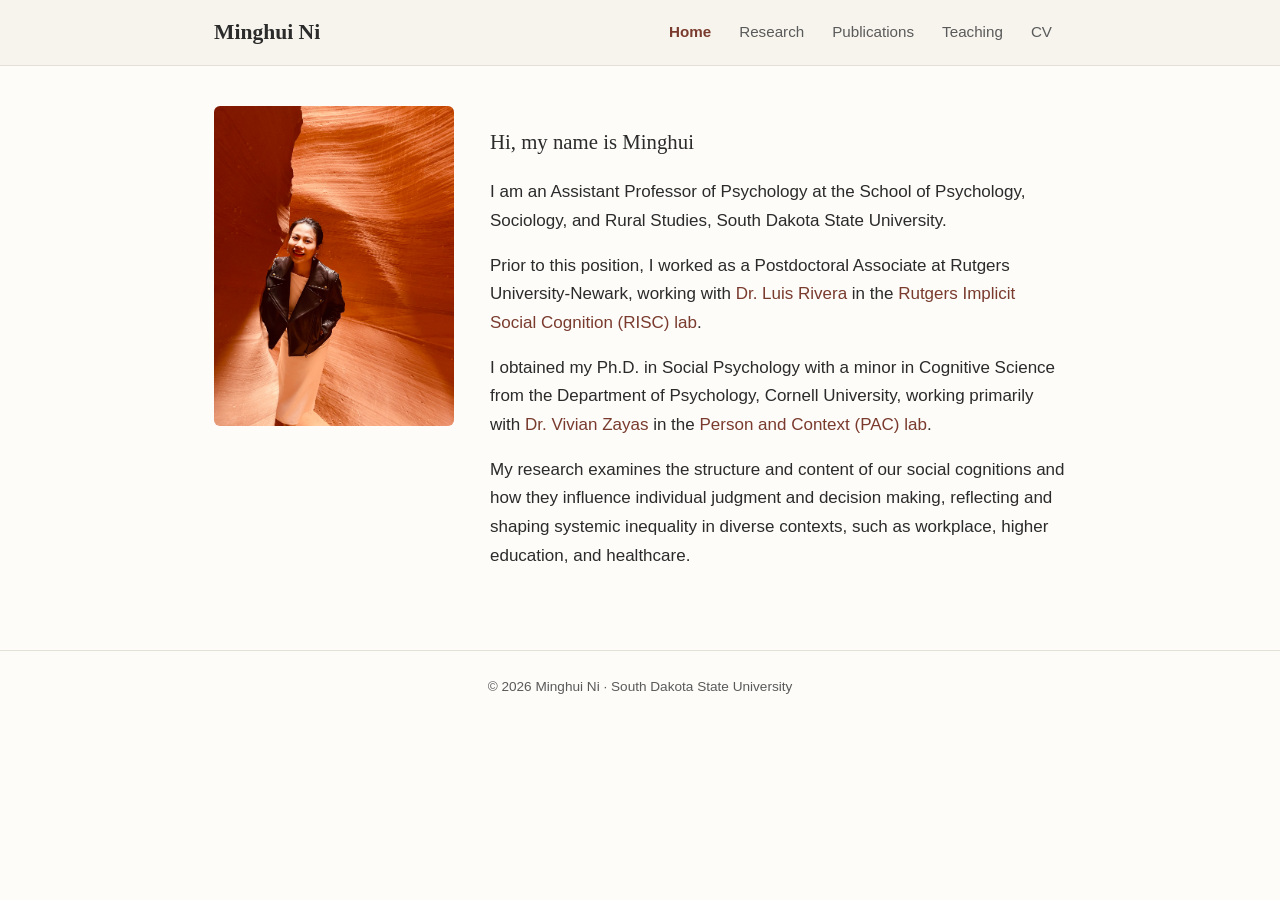
<file: index.html>
<!DOCTYPE html>
<html lang="en">
<head>
  <meta charset="UTF-8">
  <meta name="viewport" content="width=device-width, initial-scale=1.0">
  <title>Minghui Ni | Assistant Professor of Psychology, South Dakota State University</title>
  <meta name="description" content="Minghui Ni — Assistant Professor of Psychology, South Dakota State University. Research on social cognition, implicit evaluations, and systemic inequality.">
  <link rel="canonical" href="https://minghuini-sdsu.github.io/">
  <script type="application/ld+json">
  {
    "@context": "https://schema.org",
    "@type": "Person",
    "name": "Minghui Ni",
    "jobTitle": "Assistant Professor of Psychology",
    "affiliation": {
      "@type": "Organization",
      "name": "South Dakota State University",
      "url": "https://www.sdstate.edu/"
    },
    "url": "https://minghuini-sdsu.github.io/",
    "knowsAbout": ["Social Psychology", "Implicit Social Cognition", "Attitudes", "Social Identity"]
  }
  </script>
  <link rel="stylesheet" href="styles.css">
</head>
<body>
  <header class="site-header">
    <div class="nav-inner">
      <a class="site-title" href="index.html">Minghui Ni</a>
      <nav>
        <ul>
          <li><a href="index.html" class="active">Home</a></li>
          <li><a href="research.html">Research</a></li>
          <li><a href="publications.html">Publications</a></li>
          <li><a href="teaching.html">Teaching</a></li>
          <li><a href="cv.html">CV</a></li>
        </ul>
      </nav>
    </div>
  </header>

  <main>
    <div class="home-grid">
      <img class="profile-photo" src="assets/profile.jpg" alt="Minghui Ni">
      <div class="home-text">
        <p class="greeting">Hi, my name is Minghui</p>
        <p>I am an Assistant Professor of Psychology at the School of Psychology, Sociology, and Rural Studies, South Dakota State University.</p>
        <p>Prior to this position, I worked as a Postdoctoral Associate at Rutgers University-Newark, working with <a href="https://sites.rutgers.edu/risclab/dr-luis-m-rivera/">Dr. Luis Rivera</a> in the <a href="https://sites.rutgers.edu/risclab/">Rutgers Implicit Social Cognition (RISC) lab</a>.</p>
        <p>I obtained my Ph.D. in Social Psychology with a minor in Cognitive Science from the Department of Psychology, Cornell University, working primarily with <a href="http://psychology.cornell.edu/faculty">Dr. Vivian Zayas</a> in the <a href="https://blogs.cornell.edu/paclab/">Person and Context (PAC) lab</a>.</p>
        <p>My research examines the structure and content of our social cognitions and how they influence individual judgment and decision making, reflecting and shaping systemic inequality in diverse contexts, such as workplace, higher education, and healthcare.</p>
      </div>
    </div>
  </main>

  <footer class="site-footer">
    © 2026 Minghui Ni · South Dakota State University
  </footer>
</body>
</html>
</file>
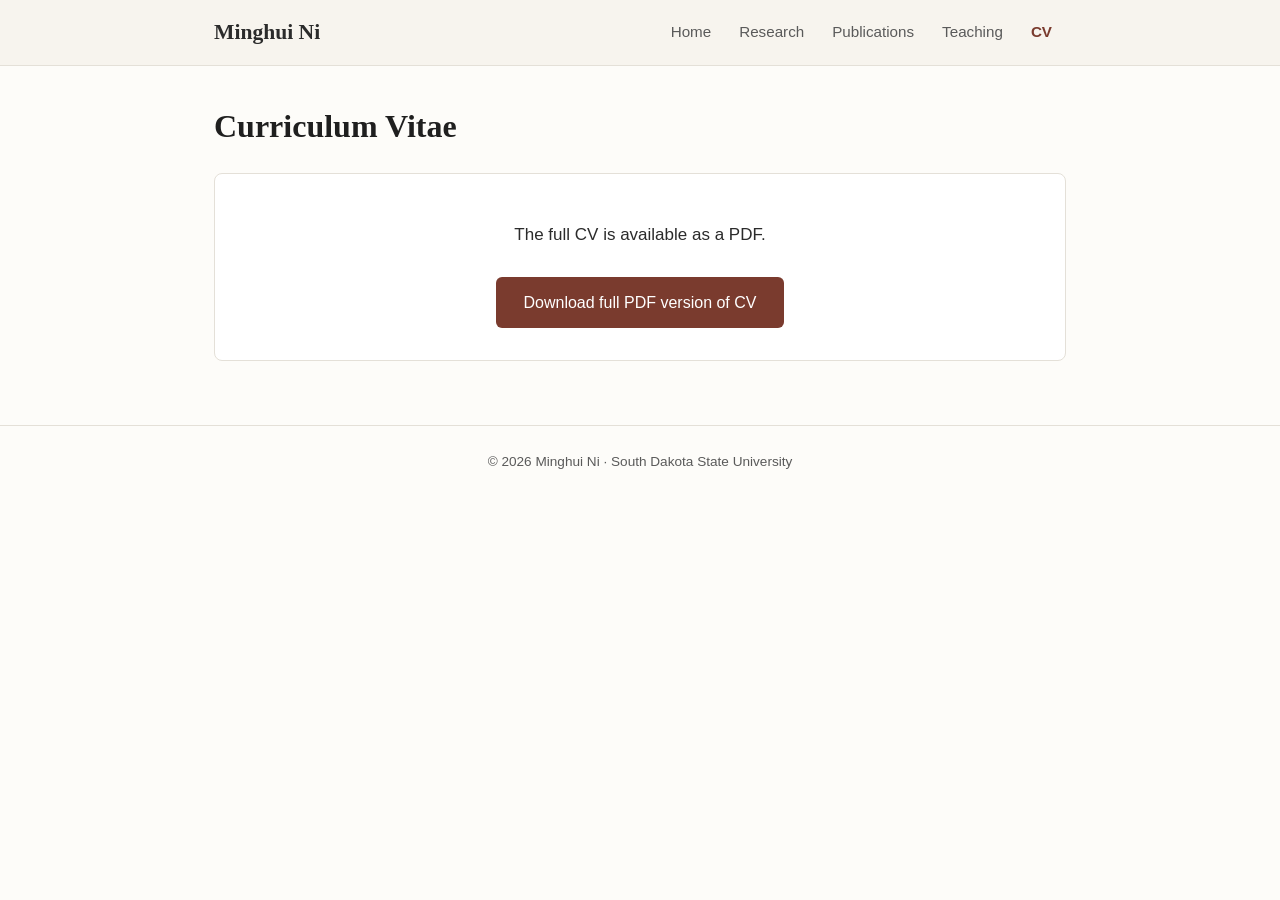
<file: cv.html>
<!DOCTYPE html>
<html lang="en">
<head>
  <meta charset="UTF-8">
  <meta name="viewport" content="width=device-width, initial-scale=1.0">
  <title>Curriculum Vitae — Minghui Ni</title>
  <meta name="description" content="Curriculum Vitae of Minghui Ni.">
  <link rel="stylesheet" href="styles.css">
</head>
<body>
  <header class="site-header">
    <div class="nav-inner">
      <a class="site-title" href="index.html">Minghui Ni</a>
      <nav>
        <ul>
          <li><a href="index.html">Home</a></li>
          <li><a href="research.html">Research</a></li>
          <li><a href="publications.html">Publications</a></li>
          <li><a href="teaching.html">Teaching</a></li>
          <li><a href="cv.html" class="active">CV</a></li>
        </ul>
      </nav>
    </div>
  </header>

  <main>
    <h1>Curriculum Vitae</h1>
    <div class="cv-box">
      <p>The full CV is available as a PDF.</p>
      <a class="btn" href="assets/cv.pdf" download>Download full PDF version of CV</a>
    </div>
  </main>

  <footer class="site-footer">
    © 2026 Minghui Ni · South Dakota State University
  </footer>
</body>
</html>
</file>
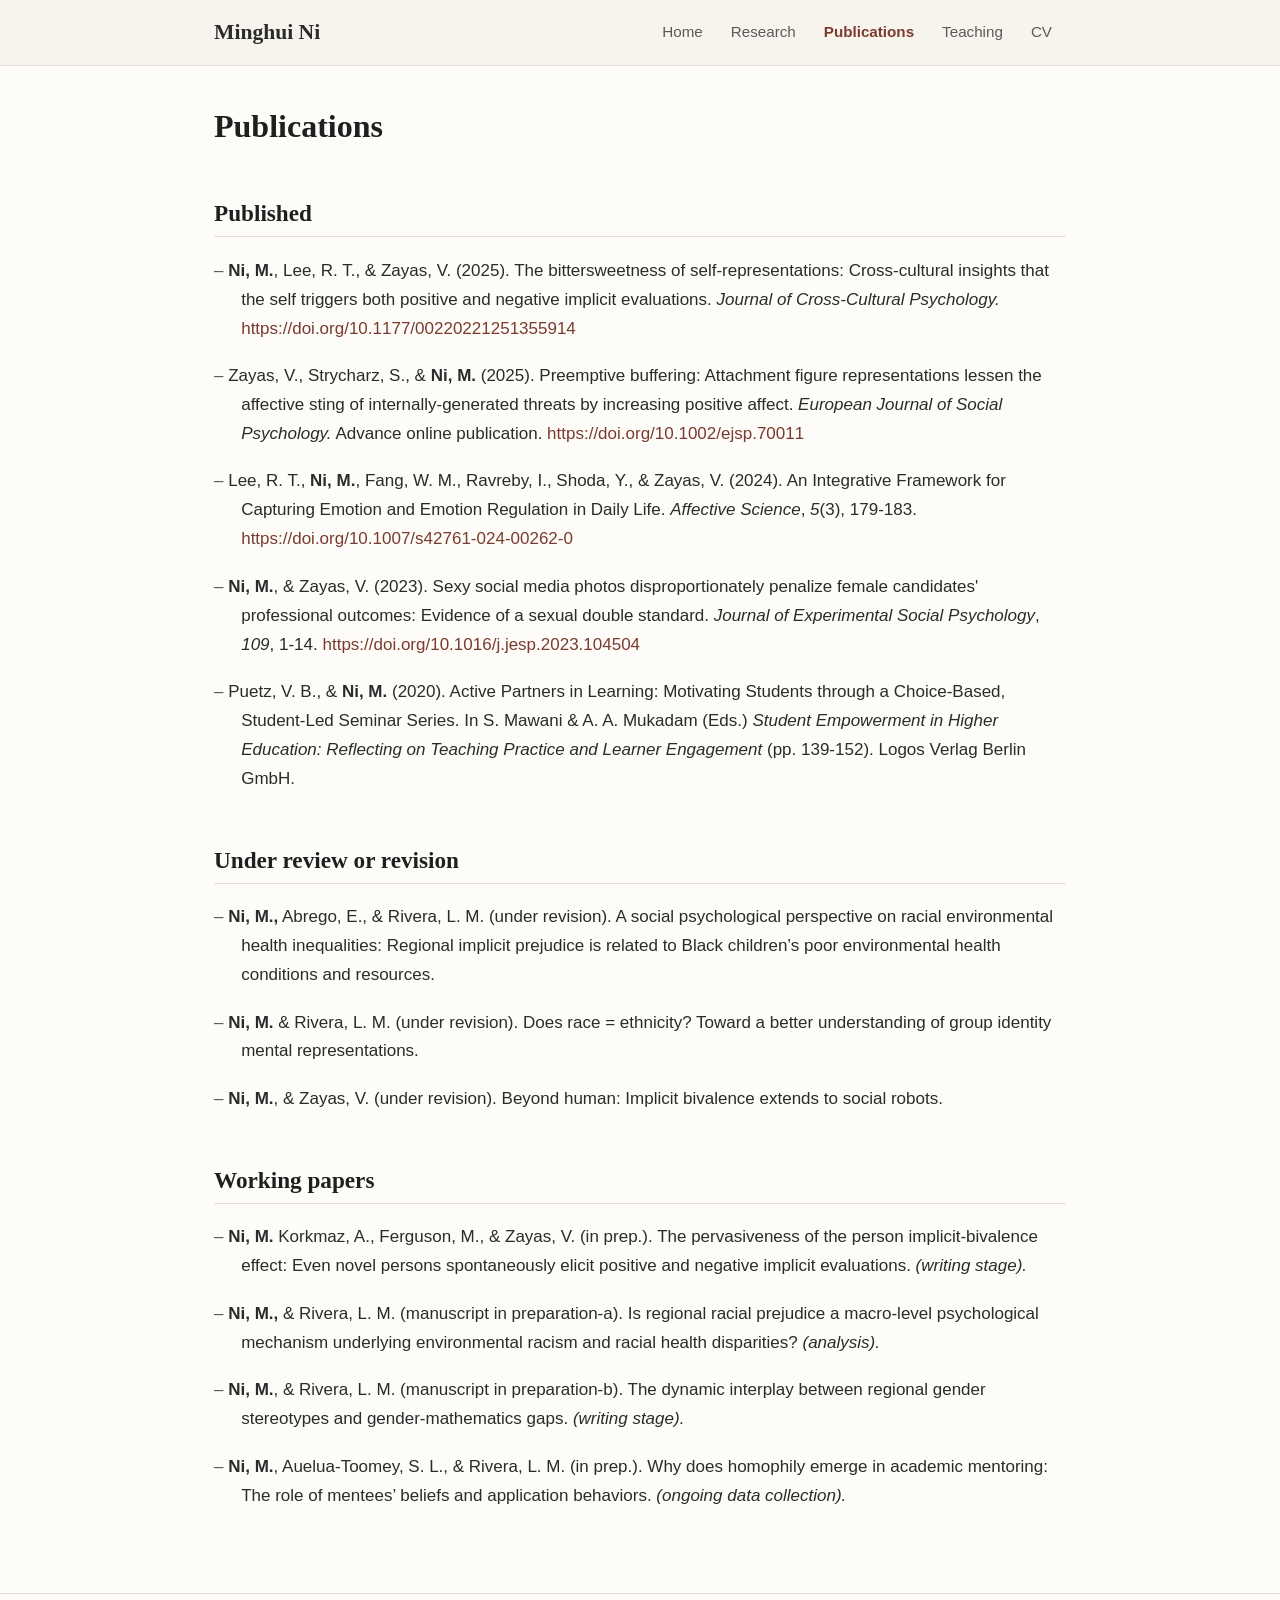
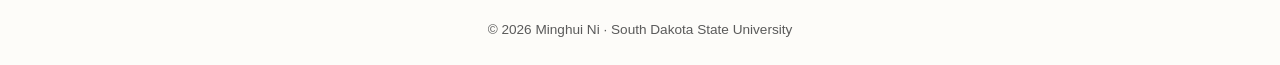
<file: publications.html>
<!DOCTYPE html>
<html lang="en">
<head>
  <meta charset="UTF-8">
  <meta name="viewport" content="width=device-width, initial-scale=1.0">
  <title>Publications — Minghui Ni</title>
  <meta name="description" content="Publications of Minghui Ni.">
  <link rel="stylesheet" href="styles.css">
</head>
<body>
  <header class="site-header">
    <div class="nav-inner">
      <a class="site-title" href="index.html">Minghui Ni</a>
      <nav>
        <ul>
          <li><a href="index.html">Home</a></li>
          <li><a href="research.html">Research</a></li>
          <li><a href="publications.html" class="active">Publications</a></li>
          <li><a href="teaching.html">Teaching</a></li>
          <li><a href="cv.html">CV</a></li>
        </ul>
      </nav>
    </div>
  </header>

  <main>
    <h1>Publications</h1>

    <h2>Published</h2>
    <ul class="pub-list">
      <li><strong>Ni, M.</strong>, Lee, R. T., &amp; Zayas, V. (2025). The bittersweetness of self-representations: Cross-cultural insights that the self triggers both positive and negative implicit evaluations. <em>Journal of Cross-Cultural Psychology.</em> <a href="https://doi.org/10.1177/00220221251355914">https://doi.org/10.1177/00220221251355914</a></li>
      <li>Zayas, V., Strycharz, S., &amp; <strong>Ni, M.</strong> (2025). Preemptive buffering: Attachment figure representations lessen the affective sting of internally-generated threats by increasing positive affect. <em>European Journal of Social Psychology.</em> Advance online publication. <a href="https://doi.org/10.1002/ejsp.70011">https://doi.org/10.1002/ejsp.70011</a></li>
      <li>Lee, R. T., <strong>Ni, M.</strong>, Fang, W. M., Ravreby, I., Shoda, Y., &amp; Zayas, V. (2024). An Integrative Framework for Capturing Emotion and Emotion Regulation in Daily Life. <em>Affective Science</em>, <em>5</em>(3), 179-183. <a href="https://doi.org/10.1007/s42761-024-00262-0">https://doi.org/10.1007/s42761-024-00262-0</a></li>
      <li><strong>Ni, M.</strong>, &amp; Zayas, V. (2023). Sexy social media photos disproportionately penalize female candidates' professional outcomes: Evidence of a sexual double standard. <em>Journal of Experimental Social Psychology</em>, <em>109</em>, 1-14. <a href="https://doi.org/10.1016/j.jesp.2023.104504">https://doi.org/10.1016/j.jesp.2023.104504</a></li>
      <li>Puetz, V. B., &amp; <strong>Ni, M.</strong> (2020). Active Partners in Learning: Motivating Students through a Choice-Based, Student-Led Seminar Series. In S. Mawani &amp; A. A. Mukadam (Eds.) <em>Student Empowerment in Higher Education: Reflecting on Teaching Practice and Learner Engagement</em> (pp. 139-152). Logos Verlag Berlin GmbH.</li>
    </ul>

    <h2>Under review or revision</h2>
    <ul class="pub-list">
      <li><strong>Ni, M.,</strong> Abrego, E., &amp; Rivera, L. M. (under revision). A social psychological perspective on racial environmental health inequalities: Regional implicit prejudice is related to Black children’s poor environmental health conditions and resources.</li>
      <li><strong>Ni, M.</strong> &amp; Rivera, L. M. (under revision). Does race = ethnicity? Toward a better understanding of group identity mental representations.</li>
      <li><strong>Ni, M.</strong>, &amp; Zayas, V. (under revision). Beyond human: Implicit bivalence extends to social robots.</li>
    </ul>

    <h2>Working papers</h2>
    <ul class="pub-list">
      <li><strong>Ni, M.</strong> Korkmaz, A., Ferguson, M., &amp; Zayas, V. (in prep.). The pervasiveness of the person implicit-bivalence effect: Even novel persons spontaneously elicit positive and negative implicit evaluations. <em>(writing stage).</em></li>
      <li><strong>Ni, M.,</strong> &amp; Rivera, L. M. (manuscript in preparation-a). Is regional racial prejudice a macro-level psychological mechanism underlying environmental racism and racial health disparities? <em>(analysis).</em></li>
      <li><strong>Ni, M.</strong>, &amp; Rivera, L. M. (manuscript in preparation-b). The dynamic interplay between regional gender stereotypes and gender-mathematics gaps. <em>(writing stage).</em></li>
      <li><strong>Ni, M.</strong>, Auelua-Toomey, S. L., &amp; Rivera, L. M. (in prep.). Why does homophily emerge in academic mentoring: The role of mentees’ beliefs and application behaviors. <em>(ongoing data collection).</em></li>
    </ul>
  </main>

  <footer class="site-footer">
    © 2026 Minghui Ni · South Dakota State University
  </footer>
</body>
</html>
</file>
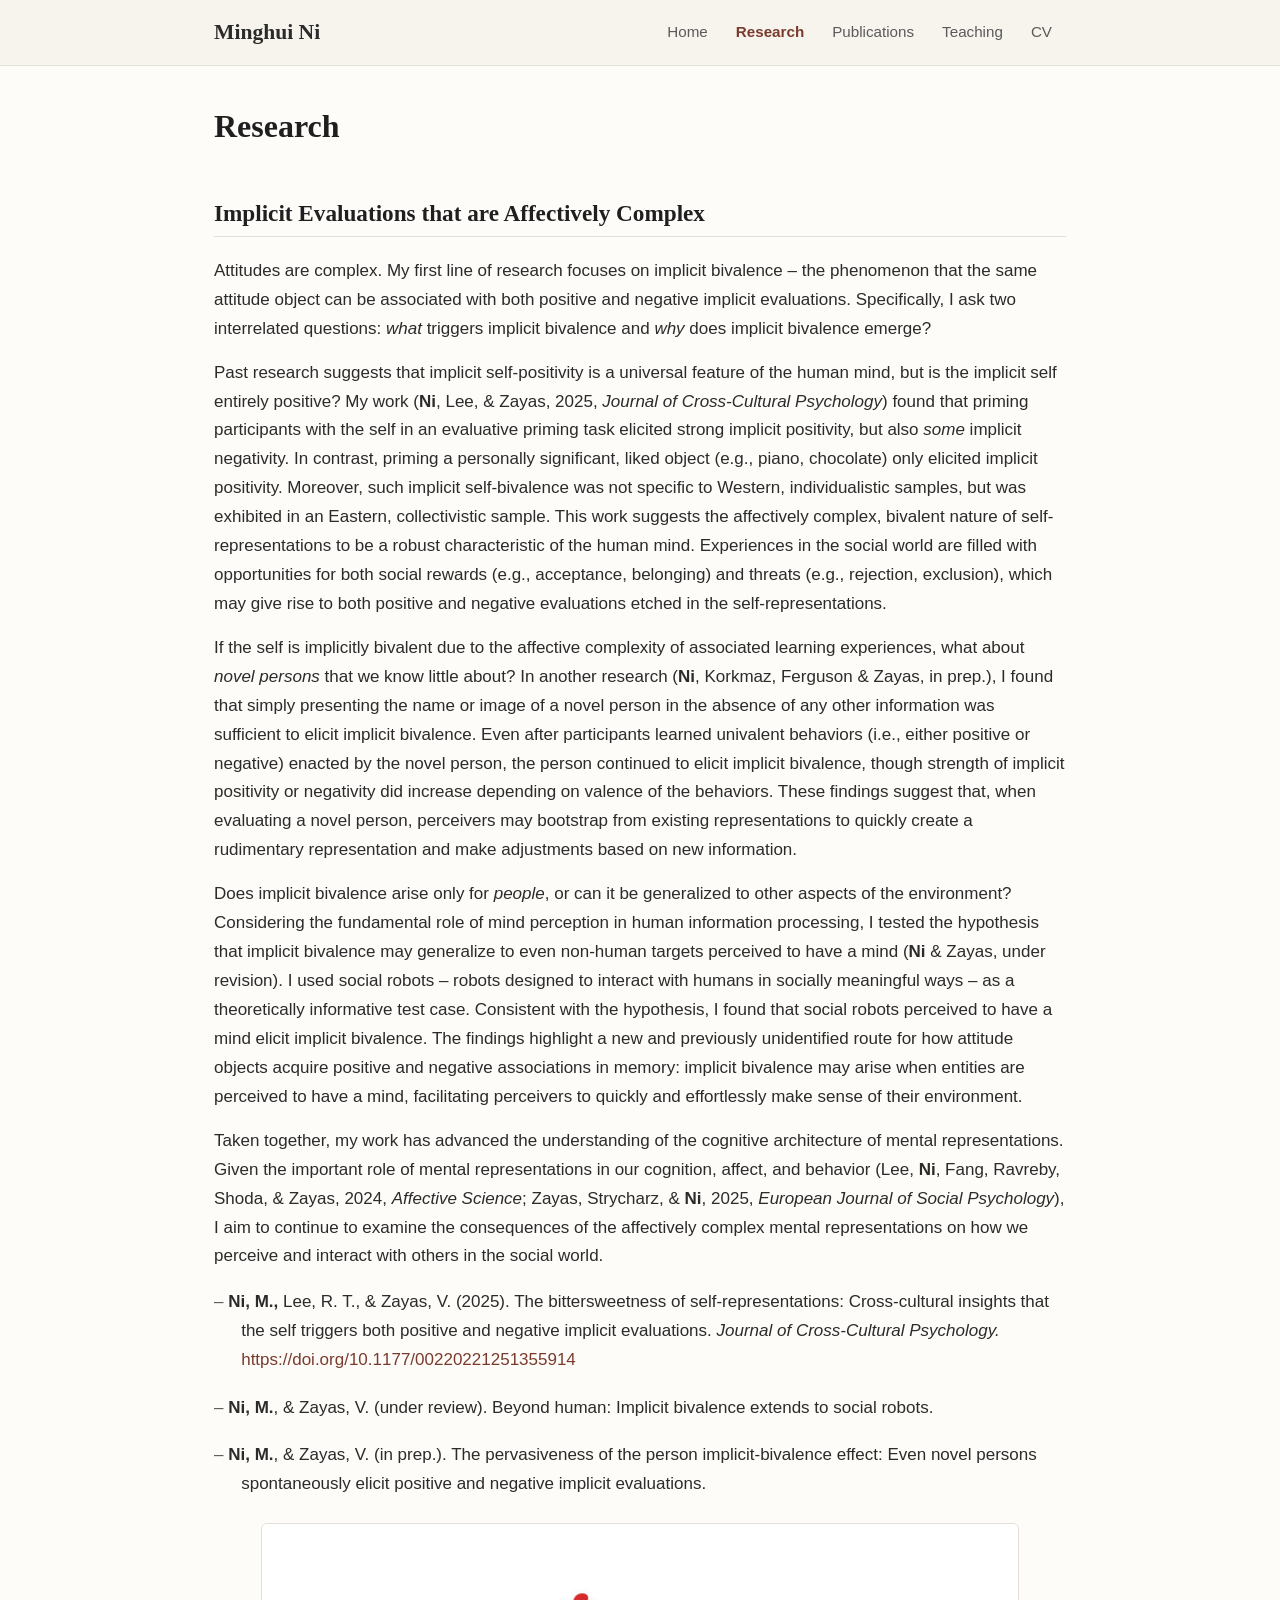
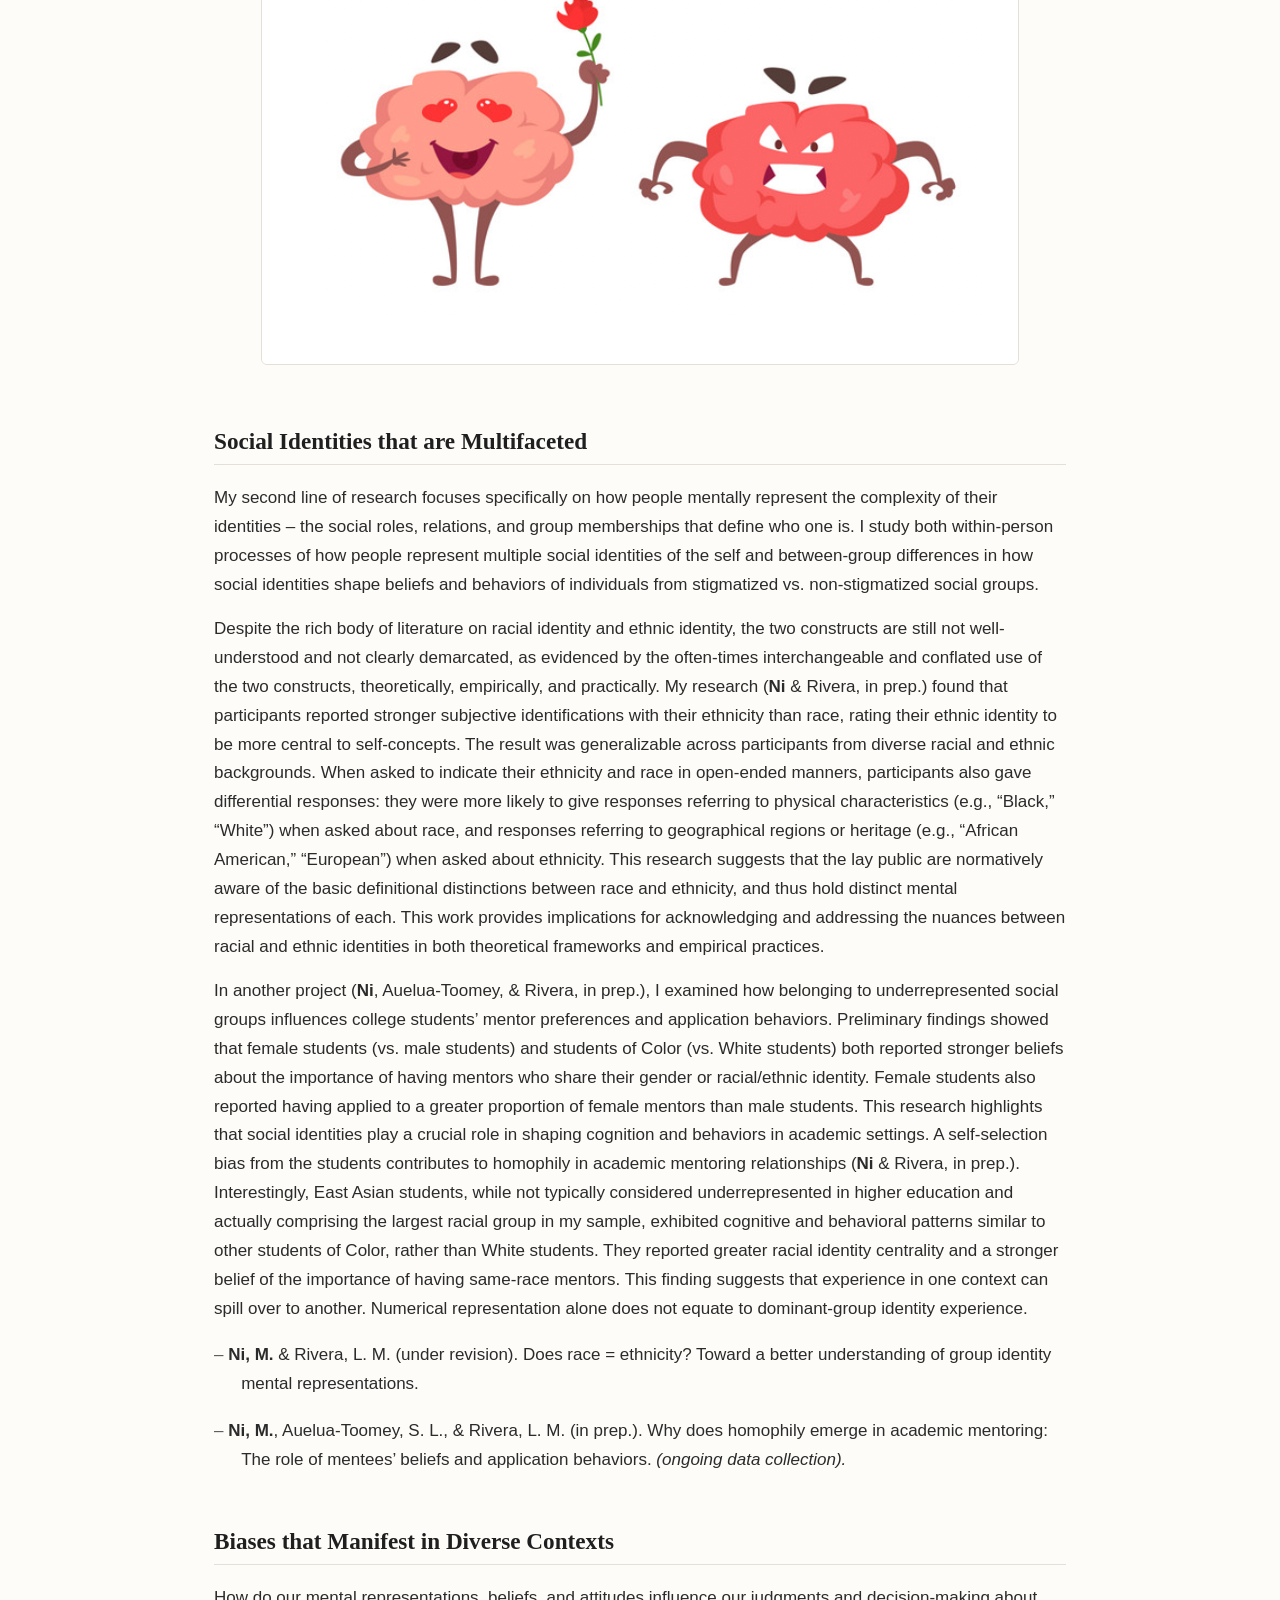
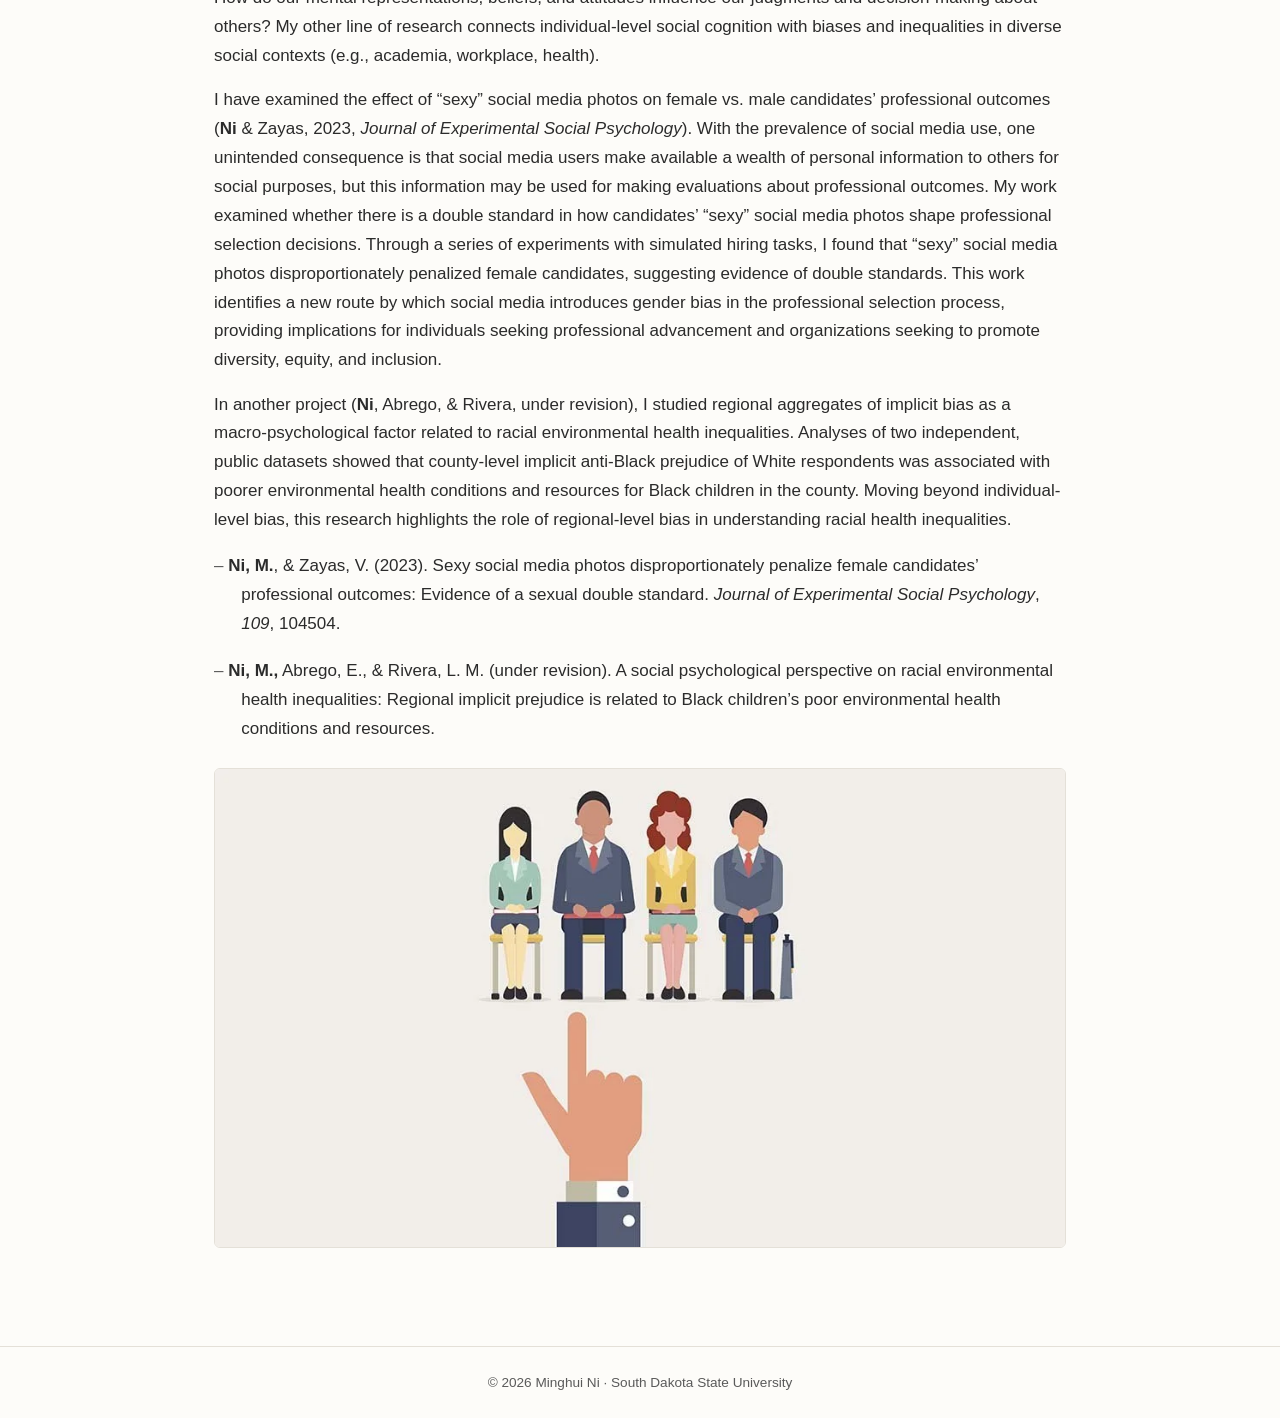
<file: research.html>
<!DOCTYPE html>
<html lang="en">
<head>
  <meta charset="UTF-8">
  <meta name="viewport" content="width=device-width, initial-scale=1.0">
  <title>Research — Minghui Ni</title>
  <meta name="description" content="Research of Minghui Ni: implicit evaluations, social identities, and biases in diverse contexts.">
  <link rel="stylesheet" href="styles.css">
</head>
<body>
  <header class="site-header">
    <div class="nav-inner">
      <a class="site-title" href="index.html">Minghui Ni</a>
      <nav>
        <ul>
          <li><a href="index.html">Home</a></li>
          <li><a href="research.html" class="active">Research</a></li>
          <li><a href="publications.html">Publications</a></li>
          <li><a href="teaching.html">Teaching</a></li>
          <li><a href="cv.html">CV</a></li>
        </ul>
      </nav>
    </div>
  </header>

  <main>
    <h1>Research</h1>

    <h2>Implicit Evaluations that are Affectively Complex</h2>
    <p>Attitudes are complex. My first line of research focuses on implicit bivalence – the phenomenon that the same attitude object can be associated with both positive and negative implicit evaluations. Specifically, I ask two interrelated questions: <em>what</em> triggers implicit bivalence and <em>why</em> does implicit bivalence emerge?</p>
    <p>Past research suggests that implicit self-positivity is a universal feature of the human mind, but is the implicit self entirely positive? My work (<strong>Ni</strong>, Lee, &amp; Zayas, 2025, <em>Journal of Cross-Cultural Psychology</em>) found that priming participants with the self in an evaluative priming task elicited strong implicit positivity, but also <em>some</em> implicit negativity. In contrast, priming a personally significant, liked object (e.g., piano, chocolate) only elicited implicit positivity. Moreover, such implicit self-bivalence was not specific to Western, individualistic samples, but was exhibited in an Eastern, collectivistic sample. This work suggests the affectively complex, bivalent nature of self-representations to be a robust characteristic of the human mind. Experiences in the social world are filled with opportunities for both social rewards (e.g., acceptance, belonging) and threats (e.g., rejection, exclusion), which may give rise to both positive and negative evaluations etched in the self-representations.</p>
    <p>If the self is implicitly bivalent due to the affective complexity of associated learning experiences, what about <em>novel persons</em> that we know little about? In another research (<strong>Ni</strong>, Korkmaz, Ferguson &amp; Zayas, in prep.), I found that simply presenting the name or image of a novel person in the absence of any other information was sufficient to elicit implicit bivalence. Even after participants learned univalent behaviors (i.e., either positive or negative) enacted by the novel person, the person continued to elicit implicit bivalence, though strength of implicit positivity or negativity did increase depending on valence of the behaviors. These findings suggest that, when evaluating a novel person, perceivers may bootstrap from existing representations to quickly create a rudimentary representation and make adjustments based on new information.</p>
    <p>Does implicit bivalence arise only for <em>people</em>, or can it be generalized to other aspects of the environment? Considering the fundamental role of mind perception in human information processing, I tested the hypothesis that implicit bivalence may generalize to even non-human targets perceived to have a mind (<strong>Ni</strong> &amp; Zayas, under revision). I used social robots – robots designed to interact with humans in socially meaningful ways – as a theoretically informative test case. Consistent with the hypothesis, I found that social robots perceived to have a mind elicit implicit bivalence. The findings highlight a new and previously unidentified route for how attitude objects acquire positive and negative associations in memory: implicit bivalence may arise when entities are perceived to have a mind, facilitating perceivers to quickly and effortlessly make sense of their environment.</p>
    <p>Taken together, my work has advanced the understanding of the cognitive architecture of mental representations. Given the important role of mental representations in our cognition, affect, and behavior (Lee, <strong>Ni</strong>, Fang, Ravreby, Shoda, &amp; Zayas, 2024, <em>Affective Science</em>; Zayas, Strycharz, &amp; <strong>Ni</strong>, 2025, <em>European Journal of Social Psychology</em>), I aim to continue to examine the consequences of the affectively complex mental representations on how we perceive and interact with others in the social world.</p>
    <ul class="pub-list">
      <li><strong>Ni, M.,</strong> Lee, R. T., &amp; Zayas, V. (2025). The bittersweetness of self-representations: Cross-cultural insights that the self triggers both positive and negative implicit evaluations. <em>Journal of Cross-Cultural Psychology.</em> <a href="https://doi.org/10.1177/00220221251355914">https://doi.org/10.1177/00220221251355914</a></li>
      <li><strong>Ni, M.</strong>, &amp; Zayas, V. (under review). Beyond human: Implicit bivalence extends to social robots.</li>
      <li><strong>Ni, M.</strong>, &amp; Zayas, V. (in prep.). The pervasiveness of the person implicit-bivalence effect: Even novel persons spontaneously elicit positive and negative implicit evaluations.</li>
    </ul>
    <div class="research-fig">
      <img src="assets/research-bivalence.png" alt="Implicit bivalence research illustration">
    </div>

    <h2>Social Identities that are Multifaceted</h2>
    <p>My second line of research focuses specifically on how people mentally represent the complexity of their identities – the social roles, relations, and group memberships that define who one is. I study both within-person processes of how people represent multiple social identities of the self and between-group differences in how social identities shape beliefs and behaviors of individuals from stigmatized vs. non-stigmatized social groups.</p>
    <p>Despite the rich body of literature on racial identity and ethnic identity, the two constructs are still not well-understood and not clearly demarcated, as evidenced by the often-times interchangeable and conflated use of the two constructs, theoretically, empirically, and practically. My research (<strong>Ni</strong> &amp; Rivera, in prep.) found that participants reported stronger subjective identifications with their ethnicity than race, rating their ethnic identity to be more central to self-concepts. The result was generalizable across participants from diverse racial and ethnic backgrounds. When asked to indicate their ethnicity and race in open-ended manners, participants also gave differential responses: they were more likely to give responses referring to physical characteristics (e.g., “Black,” “White”) when asked about race, and responses referring to geographical regions or heritage (e.g., “African American,” “European”) when asked about ethnicity. This research suggests that the lay public are normatively aware of the basic definitional distinctions between race and ethnicity, and thus hold distinct mental representations of each. This work provides implications for acknowledging and addressing the nuances between racial and ethnic identities in both theoretical frameworks and empirical practices.</p>
    <p>In another project (<strong>Ni</strong>, Auelua-Toomey, &amp; Rivera, in prep.), I examined how belonging to underrepresented social groups influences college students’ mentor preferences and application behaviors. Preliminary findings showed that female students (vs. male students) and students of Color (vs. White students) both reported stronger beliefs about the importance of having mentors who share their gender or racial/ethnic identity. Female students also reported having applied to a greater proportion of female mentors than male students. This research highlights that social identities play a crucial role in shaping cognition and behaviors in academic settings. A self-selection bias from the students contributes to homophily in academic mentoring relationships (<strong>Ni</strong> &amp; Rivera, in prep.). Interestingly, East Asian students, while not typically considered underrepresented in higher education and actually comprising the largest racial group in my sample, exhibited cognitive and behavioral patterns similar to other students of Color, rather than White students. They reported greater racial identity centrality and a stronger belief of the importance of having same-race mentors. This finding suggests that experience in one context can spill over to another. Numerical representation alone does not equate to dominant-group identity experience.</p>
    <ul class="pub-list">
      <li><strong>Ni, M.</strong> &amp; Rivera, L. M. (under revision). Does race = ethnicity? Toward a better understanding of group identity mental representations.</li>
      <li><strong>Ni, M.</strong>, Auelua-Toomey, S. L., &amp; Rivera, L. M. (in prep.). Why does homophily emerge in academic mentoring: The role of mentees’ beliefs and application behaviors. <em>(ongoing data collection).</em></li>
    </ul>

    <h2>Biases that Manifest in Diverse Contexts</h2>
    <p>How do our mental representations, beliefs, and attitudes influence our judgments and decision-making about others? My other line of research connects individual-level social cognition with biases and inequalities in diverse social contexts (e.g., academia, workplace, health).</p>
    <p>I have examined the effect of “sexy” social media photos on female vs. male candidates’ professional outcomes (<strong>Ni</strong> &amp; Zayas, 2023, <em>Journal of Experimental Social Psychology</em>). With the prevalence of social media use, one unintended consequence is that social media users make available a wealth of personal information to others for social purposes, but this information may be used for making evaluations about professional outcomes. My work examined whether there is a double standard in how candidates’ “sexy” social media photos shape professional selection decisions. Through a series of experiments with simulated hiring tasks, I found that “sexy” social media photos disproportionately penalized female candidates, suggesting evidence of double standards. This work identifies a new route by which social media introduces gender bias in the professional selection process, providing implications for individuals seeking professional advancement and organizations seeking to promote diversity, equity, and inclusion.</p>
    <p>In another project (<strong>Ni</strong>, Abrego, &amp; Rivera, under revision), I studied regional aggregates of implicit bias as a macro-psychological factor related to racial environmental health inequalities. Analyses of two independent, public datasets showed that county-level implicit anti-Black prejudice of White respondents was associated with poorer environmental health conditions and resources for Black children in the county. Moving beyond individual-level bias, this research highlights the role of regional-level bias in understanding racial health inequalities.</p>
    <ul class="pub-list">
      <li><strong>Ni, M.</strong>, &amp; Zayas, V. (2023). Sexy social media photos disproportionately penalize female candidates’ professional outcomes: Evidence of a sexual double standard. <em>Journal of Experimental Social Psychology</em>, <em>109</em>, 104504.</li>
      <li><strong>Ni, M.,</strong> Abrego, E., &amp; Rivera, L. M. (under revision). A social psychological perspective on racial environmental health inequalities: Regional implicit prejudice is related to Black children’s poor environmental health conditions and resources.</li>
    </ul>
    <div class="research-fig">
      <img src="assets/research-bias.jpg" alt="Unconscious bias research illustration">
    </div>
  </main>

  <footer class="site-footer">
    © 2026 Minghui Ni · South Dakota State University
  </footer>
</body>
</html>
</file>
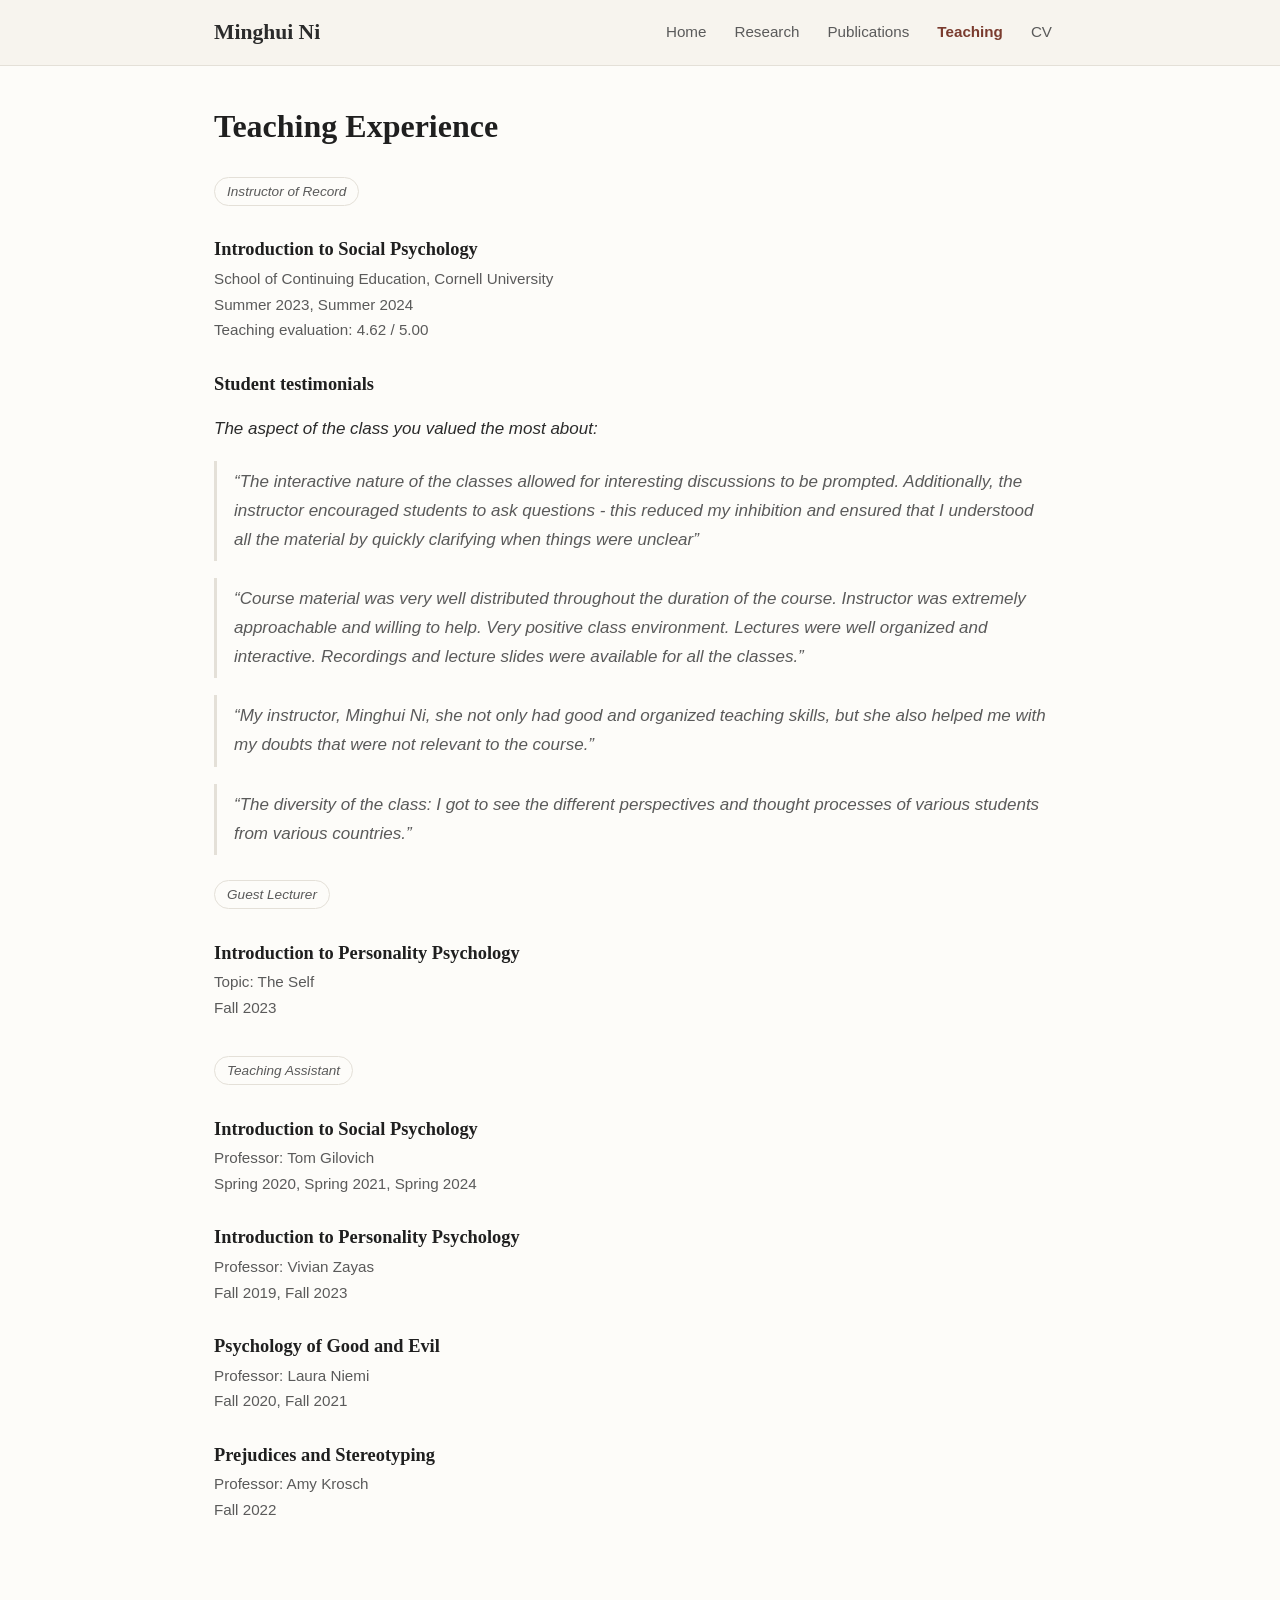
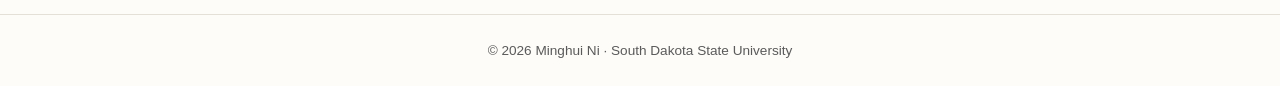
<file: teaching.html>
<!DOCTYPE html>
<html lang="en">
<head>
  <meta charset="UTF-8">
  <meta name="viewport" content="width=device-width, initial-scale=1.0">
  <title>Teaching — Minghui Ni</title>
  <meta name="description" content="Teaching experience of Minghui Ni.">
  <link rel="stylesheet" href="styles.css">
</head>
<body>
  <header class="site-header">
    <div class="nav-inner">
      <a class="site-title" href="index.html">Minghui Ni</a>
      <nav>
        <ul>
          <li><a href="index.html">Home</a></li>
          <li><a href="research.html">Research</a></li>
          <li><a href="publications.html">Publications</a></li>
          <li><a href="teaching.html" class="active">Teaching</a></li>
          <li><a href="cv.html">CV</a></li>
        </ul>
      </nav>
    </div>
  </header>

  <main>
    <h1>Teaching Experience</h1>

    <div class="course">
      <span class="role-label">Instructor of Record</span>
      <h3>Introduction to Social Psychology</h3>
      <p class="meta">School of Continuing Education, Cornell University<br>Summer 2023, Summer 2024<br>Teaching evaluation: 4.62 / 5.00</p>
    </div>

    <h3>Student testimonials</h3>
    <p><em>The aspect of the class you valued the most about:</em></p>
    <blockquote>“The interactive nature of the classes allowed for interesting discussions to be prompted. Additionally, the instructor encouraged students to ask questions - this reduced my inhibition and ensured that I understood all the material by quickly clarifying when things were unclear”</blockquote>
    <blockquote>“Course material was very well distributed throughout the duration of the course. Instructor was extremely approachable and willing to help. Very positive class environment. Lectures were well organized and interactive. Recordings and lecture slides were available for all the classes.”</blockquote>
    <blockquote>“My instructor, Minghui Ni, she not only had good and organized teaching skills, but she also helped me with my doubts that were not relevant to the course.”</blockquote>
    <blockquote>“The diversity of the class: I got to see the different perspectives and thought processes of various students from various countries.”</blockquote>

    <div class="course">
      <span class="role-label">Guest Lecturer</span>
      <h3>Introduction to Personality Psychology</h3>
      <p class="meta">Topic: The Self<br>Fall 2023</p>
    </div>

    <div class="course">
      <span class="role-label">Teaching Assistant</span>
      <h3>Introduction to Social Psychology</h3>
      <p class="meta">Professor: Tom Gilovich<br>Spring 2020, Spring 2021, Spring 2024</p>
      <h3>Introduction to Personality Psychology</h3>
      <p class="meta">Professor: Vivian Zayas<br>Fall 2019, Fall 2023</p>
      <h3>Psychology of Good and Evil</h3>
      <p class="meta">Professor: Laura Niemi<br>Fall 2020, Fall 2021</p>
      <h3>Prejudices and Stereotyping</h3>
      <p class="meta">Professor: Amy Krosch<br>Fall 2022</p>
    </div>
  </main>

  <footer class="site-footer">
    © 2026 Minghui Ni · South Dakota State University
  </footer>
</body>
</html>
</file>
<file: styles.css>
/* Minghui Ni — personal academic site (GitHub Pages) */
:root {
  --text: #2b2b2b;
  --muted: #5a5a5a;
  --accent: #7a3b2e;
  --border: #e4e0d8;
  --bg: #fdfcf9;
  --nav-bg: #f7f4ee;
}

* { box-sizing: border-box; }

body {
  margin: 0;
  font-family: -apple-system, BlinkMacSystemFont, "Segoe UI", Helvetica, Arial, sans-serif;
  color: var(--text);
  background: var(--bg);
  line-height: 1.7;
  font-size: 17px;
}

a { color: var(--accent); text-decoration: none; }
a:hover { text-decoration: underline; }

/* Header / nav */
.site-header {
  background: var(--nav-bg);
  border-bottom: 1px solid var(--border);
  position: sticky;
  top: 0;
  z-index: 10;
}
.nav-inner {
  max-width: 900px;
  margin: 0 auto;
  padding: 0 24px;
  display: flex;
  align-items: center;
  justify-content: space-between;
  flex-wrap: wrap;
}
.site-title {
  font-family: Georgia, "Times New Roman", serif;
  font-size: 1.35rem;
  font-weight: bold;
  color: var(--text);
  padding: 14px 0;
  white-space: nowrap;
}
.site-title:hover { text-decoration: none; }
nav ul {
  list-style: none;
  margin: 0;
  padding: 0;
  display: flex;
  flex-wrap: wrap;
}
nav li { margin: 0; }
nav a {
  display: block;
  padding: 16px 14px;
  color: var(--muted);
  font-size: 0.95rem;
}
nav a:hover, nav a.active {
  color: var(--accent);
  text-decoration: none;
}
nav a.active { font-weight: 600; }

/* Main */
main {
  max-width: 900px;
  margin: 0 auto;
  padding: 40px 24px 64px;
}

h1, h2, h3 {
  font-family: Georgia, "Times New Roman", serif;
  line-height: 1.3;
  color: #1f1f1f;
}
h1 { font-size: 2rem; margin-top: 0; }
h2 { font-size: 1.45rem; margin-top: 2.2em; border-bottom: 1px solid var(--border); padding-bottom: 8px; }
h3 { font-size: 1.15rem; margin-top: 1.6em; }
h4 { font-size: 1rem; margin: 1.4em 0 0.4em; }

p { margin: 0.9em 0; }

/* Home layout */
.home-grid {
  display: flex;
  gap: 36px;
  align-items: flex-start;
  flex-wrap: wrap;
}
.profile-photo {
  width: 240px;
  max-width: 60%;
  border-radius: 6px;
  flex-shrink: 0;
}
.home-text { flex: 1; min-width: 260px; }
.greeting { font-size: 1.3rem; font-family: Georgia, serif; }

/* Research images */
.research-fig {
  margin: 1.4em 0;
  text-align: center;
}
.research-fig img {
  max-width: 100%;
  height: auto;
  border-radius: 6px;
  border: 1px solid var(--border);
}

/* Publications */
.pub-list { list-style: none; padding: 0; }
.pub-list li {
  margin: 0 0 1.1em;
  padding-left: 1.6em;
  text-indent: -1.6em;
}
.pub-list li::before {
  content: "– ";
  color: var(--muted);
}

/* Teaching */
.course { margin-bottom: 1.6em; }
.course h3 { margin-bottom: 0.2em; }
.course .meta { color: var(--muted); font-size: 0.95rem; margin: 0.2em 0; }
.role-label {
  display: inline-block;
  font-style: italic;
  color: var(--muted);
  border: 1px solid var(--border);
  border-radius: 20px;
  padding: 2px 12px;
  font-size: 0.85rem;
  margin: 0.6em 0 0.2em;
}
blockquote {
  border-left: 3px solid var(--border);
  margin: 1em 0;
  padding: 0.4em 1em;
  color: var(--muted);
  font-style: italic;
}

/* CV */
.cv-box {
  border: 1px solid var(--border);
  border-radius: 8px;
  padding: 32px;
  text-align: center;
  background: #fff;
  margin-top: 1.5em;
}
.btn {
  display: inline-block;
  background: var(--accent);
  color: #fff;
  padding: 12px 28px;
  border-radius: 6px;
  font-size: 1rem;
  margin-top: 12px;
}
.btn:hover { text-decoration: none; opacity: 0.92; }

/* Footer */
.site-footer {
  border-top: 1px solid var(--border);
  text-align: center;
  color: var(--muted);
  font-size: 0.85rem;
  padding: 24px;
}

@media (max-width: 640px) {
  body { font-size: 16px; }
  .home-grid { flex-direction: column; }
  .profile-photo { width: 200px; }
  nav a { padding: 12px 10px; }
}
</file>
